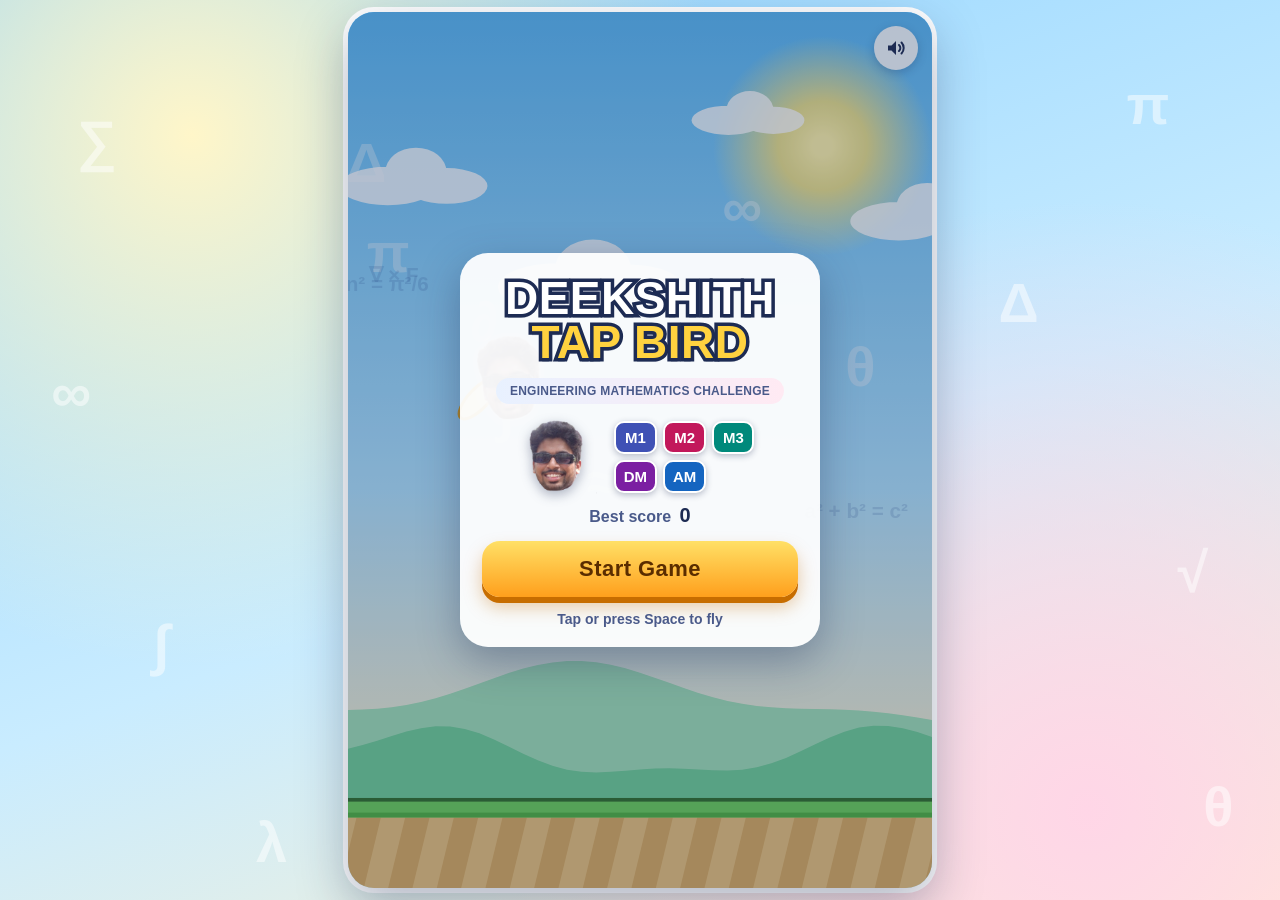
<file: index.html>
<!DOCTYPE html>
<html lang="en">
<head>
<meta charset="UTF-8">
<meta name="viewport" content="width=device-width, initial-scale=1, maximum-scale=1, user-scalable=no, viewport-fit=cover">
<meta name="theme-color" content="#6ec6ff">
<title>Deekshith Tap Bird</title>
<link rel="stylesheet" href="css/style.css">
</head>
<body>
<div class="page-symbols" aria-hidden="true">
  <span style="--x:6%;--y:12%;--d:0s">∑</span><span style="--x:88%;--y:8%;--d:1.2s">π</span>
  <span style="--x:12%;--y:68%;--d:2.1s">∫</span><span style="--x:92%;--y:60%;--d:.6s">√</span>
  <span style="--x:4%;--y:40%;--d:3s">∞</span><span style="--x:94%;--y:86%;--d:1.8s">θ</span>
  <span style="--x:20%;--y:90%;--d:.9s">λ</span><span style="--x:78%;--y:30%;--d:2.6s">Δ</span>
</div>

<main class="shell" id="shell" data-state="ready">
  <div class="stage" id="stage">
    <canvas id="gameCanvas" role="img" aria-label="Deekshith Tap Bird game area"></canvas>

    <!-- In-game heads-up display -->
    <div class="hud" id="hud">
      <div class="best-pill">Best <b id="hudBest">0</b></div>
      <div class="hud-score" id="hudScore" aria-live="polite">0</div>
      <div class="hud-buttons">
        <button type="button" class="icon-btn" id="pauseBtn" aria-label="Pause game" title="Pause (P)">
          <svg viewBox="0 0 24 24" aria-hidden="true"><rect x="6" y="5" width="4" height="14" rx="1.5"/><rect x="14" y="5" width="4" height="14" rx="1.5"/></svg>
        </button>
        <button type="button" class="icon-btn" id="soundBtn" aria-label="Mute sound" aria-pressed="false" title="Sound (M)">
          <svg class="icon-sound-on" viewBox="0 0 24 24" aria-hidden="true"><path d="M4 9.5v5h3.5L12 19V5L7.5 9.5H4z"/><path class="wave" d="M15 9a4 4 0 0 1 0 6M17.5 6.5a8 8 0 0 1 0 11" fill="none" stroke-width="2" stroke-linecap="round"/></svg>
          <svg class="icon-sound-off" viewBox="0 0 24 24" aria-hidden="true"><path d="M4 9.5v5h3.5L12 19V5L7.5 9.5H4z"/><path class="wave" d="M16 9.5l5 5M21 9.5l-5 5" fill="none" stroke-width="2" stroke-linecap="round"/></svg>
        </button>
      </div>
    </div>

    <!-- Start screen -->
    <section class="overlay" id="startScreen" aria-labelledby="startTitle">
      <div class="card">
        <h1 class="logo" id="startTitle"><span>DEEKSHITH</span><span>TAP BIRD</span></h1>
        <p class="subtitle">Engineering Mathematics Challenge</p>
        <div class="preview" aria-hidden="true">
          <div class="preview-bird"><img id="previewFace" src="assets/friend.png" alt="" draggable="false"><span class="preview-fallback">🐦</span></div>
          <div class="preview-chips">
            <span class="chip c-M1">M1</span><span class="chip c-M2">M2</span><span class="chip c-M3">M3</span><span class="chip c-DM">DM</span><span class="chip c-AM">AM</span>
          </div>
        </div>
        <p class="best-line">Best score <b id="startBest">0</b></p>
        <button type="button" class="btn btn-primary" id="startBtn">Start Game</button>
        <p class="hint">Tap or press Space to fly</p>
      </div>
    </section>

    <!-- Pause screen -->
    <section class="overlay is-hidden" id="pauseScreen" aria-labelledby="pauseTitle">
      <div class="card card-small">
        <h2 class="card-title" id="pauseTitle">Paused</h2>
        <p class="card-text">Take a breath. Your score is safe.</p>
        <button type="button" class="btn btn-primary" id="resumeBtn">Resume</button>
        <button type="button" class="btn btn-secondary" id="pauseRestartBtn">Restart</button>
      </div>
    </section>

    <!-- Game-over screen -->
    <section class="overlay is-hidden" id="overScreen" aria-labelledby="overTitle">
      <div class="card">
        <h2 class="card-title over-title" id="overTitle">GAME OVER</h2>
        <p class="card-text" id="overMessage">One more attempt?</p>
        <div class="score-row">
          <div class="score-box"><span>Score</span><b id="overScore">0</b></div>
          <div class="score-box score-box-best"><span>Best</span><b id="overBest">0</b></div>
        </div>
        <p class="new-best is-hidden" id="newBest">★ New best score! ★</p>
        <button type="button" class="btn btn-primary" id="restartBtn">Restart</button>
      </div>
    </section>

    <div class="flash" id="flash" aria-hidden="true"></div>
  </div>

  <!-- Shown only if the game cannot start -->
  <div class="fatal is-hidden" id="fatal" role="alert">
    <div class="card card-small">
      <h2 class="card-title">Oops!</h2>
      <p class="card-text">The game couldn't start in this browser. Please reload the page or try a newer browser.</p>
      <button type="button" class="btn btn-primary" onclick="location.reload()">Reload</button>
    </div>
  </div>
</main>

<noscript><div class="fatal"><div class="card card-small"><h2 class="card-title">JavaScript needed</h2><p class="card-text">Please enable JavaScript to play Deekshith Tap Bird.</p></div></div></noscript>

<script src="js/audio.js"></script>
<script src="js/player.js"></script>
<script src="js/obstacles.js"></script>
<script src="js/ui.js"></script>
<script src="js/game.js"></script>
<script>
  // Safety net: if the game scripts failed to start, show a friendly message instead of a blank page.
  window.addEventListener('load', function () {
    if (!(window.TapBird && window.TapBird.started)) {
      var fatal = document.getElementById('fatal');
      if (fatal) fatal.classList.remove('is-hidden');
    }
  });
</script>
</body>
</html>
</file>
<file: css/style.css>
/* Deekshith Tap Bird — styles */
:root {
  --ink: #1d2b53;
  --ink-soft: #4a5a8a;
  --sky: #6ec6ff;
  --sun: #ffd23f;
  --sun-deep: #ff9f1c;
  --coral: #ff6b6b;
  --card: rgba(255, 255, 255, 0.94);
  --c-M1: #3f51b5;
  --c-M2: #c2185b;
  --c-M3: #00897b;
  --c-DM: #7b1fa2;
  --c-AM: #1565c0;
  --font: "Trebuchet MS", "Segoe UI", "Helvetica Neue", Arial, system-ui, sans-serif;
}

* { box-sizing: border-box; -webkit-tap-highlight-color: transparent; }

html, body {
  margin: 0;
  height: 100%;
  overflow: hidden;
  overscroll-behavior: none;
  font-family: var(--font);
  color: var(--ink);
  -webkit-user-select: none;
  user-select: none;
}

body {
  display: grid;
  place-items: center;
  min-height: 100vh;
  min-height: 100dvh;
  background:
    radial-gradient(circle at 15% 15%, #fff6c9 0, transparent 40%),
    radial-gradient(circle at 85% 90%, #ffd6e7 0, transparent 45%),
    linear-gradient(160deg, #8fd3ff 0%, #c9ecff 55%, #fff1d0 100%);
}

.is-hidden { display: none !important; }

/* Decorative maths symbols on the page background */
.page-symbols { position: fixed; inset: 0; pointer-events: none; overflow: hidden; }
.page-symbols span {
  position: absolute; left: var(--x); top: var(--y);
  font-size: clamp(28px, 5vw, 56px); font-weight: 700; color: #fff; opacity: .5;
  animation: drift 7s ease-in-out var(--d) infinite alternate;
}
@keyframes drift { from { transform: translateY(-8px) rotate(-6deg); } to { transform: translateY(10px) rotate(6deg); } }

/* ---- Game shell: fixed 2:3 playfield scaled to fit the window ---- */
.shell {
  position: relative;
  height: min(calc(100vh - 24px), 150vw);
  height: min(calc(100dvh - 24px), 150vw);
  aspect-ratio: 2 / 3;
  max-width: 100vw;
}
.stage {
  position: absolute; inset: 0;
  overflow: hidden;
  border-radius: 26px;
  background: #8fd3ff;
  box-shadow: 0 18px 50px rgba(29, 43, 83, .35), 0 0 0 5px #fff;
  touch-action: none;
  cursor: pointer;
  outline: none;
}
@media (max-width: 520px) {
  .shell { height: min(100vh, 150vw); height: min(100dvh, 150vw); }
  .stage { border-radius: 0; box-shadow: none; }
}
canvas { position: absolute; inset: 0; width: 100%; height: 100%; display: block; touch-action: none; }

.stage.shake { animation: shake .4s; }
@keyframes shake {
  10%, 90% { transform: translateX(-2px); } 20%, 80% { transform: translateX(4px); }
  30%, 50%, 70% { transform: translateX(-7px); } 40%, 60% { transform: translateX(7px); }
}
.flash { position: absolute; inset: 0; background: #fff; opacity: 0; pointer-events: none; }
.flash.go { animation: flash .35s ease-out; }
@keyframes flash { from { opacity: .8; } to { opacity: 0; } }

/* ---- HUD ---- */
.hud {
  position: absolute; left: 0; right: 0; top: 0;
  padding: 14px 14px 0;
  display: flex; align-items: flex-start; justify-content: space-between;
  pointer-events: none;
  z-index: 3;
  font-size: calc(var(--s, 1) * 16px);
}
.hud > * { pointer-events: auto; }
.best-pill {
  background: rgba(255, 255, 255, .88); border-radius: 999px; padding: 7px 14px;
  font-weight: 700; font-size: 14px; color: var(--ink-soft);
  box-shadow: 0 3px 10px rgba(29, 43, 83, .2);
}
.best-pill b { color: var(--ink); margin-left: 4px; font-size: 16px; }
.hud-score {
  position: absolute; left: 50%; top: 52px; transform: translateX(-50%);
  font-size: 68px; font-weight: 900; color: #fff; line-height: 1;
  -webkit-text-stroke: 6px var(--ink); paint-order: stroke fill;
  text-shadow: 0 5px 0 rgba(29, 43, 83, .35);
  pointer-events: none;
}
.hud-score.pop { animation: pop .35s ease-out; }
@keyframes pop { 0% { transform: translateX(-50%) scale(1); } 40% { transform: translateX(-50%) scale(1.35); } 100% { transform: translateX(-50%) scale(1); } }
.hud-buttons { display: flex; gap: 8px; }
.icon-btn {
  width: 44px; height: 44px; border: 0; border-radius: 50%;
  display: grid; place-items: center; cursor: pointer;
  background: rgba(255, 255, 255, .92); color: var(--ink);
  box-shadow: 0 3px 10px rgba(29, 43, 83, .25);
  transition: transform .12s;
}
.icon-btn:hover { transform: scale(1.08); }
.icon-btn:active { transform: scale(.94); }
.icon-btn svg { width: 24px; height: 24px; fill: currentColor; }
.icon-btn .wave { stroke: currentColor; }
.icon-sound-off { display: none; }
#soundBtn[aria-pressed="true"] .icon-sound-on { display: none; }
#soundBtn[aria-pressed="true"] .icon-sound-off { display: block; color: var(--coral); }

/* HUD visibility per state */
.shell[data-state="ready"] .hud-score,
.shell[data-state="ready"] #pauseBtn,
.shell[data-state="ready"] .best-pill,
.shell[data-state="over"] .hud-score,
.shell[data-state="over"] #pauseBtn,
.shell[data-state="over"] .best-pill { display: none; }
.shell[data-state="ready"] .hud,
.shell[data-state="over"] .hud { justify-content: flex-end; }
.shell[data-state="paused"] .hud { visibility: hidden; }

/* ---- Overlays and cards ---- */
.overlay {
  position: absolute; inset: 0; z-index: 5;
  display: flex; align-items: center; justify-content: center;
  padding: 18px;
  background: rgba(29, 43, 83, .28);
  animation: fade .25s ease-out;
  cursor: default;
}
@keyframes fade { from { opacity: 0; } to { opacity: 1; } }
.card {
  width: min(100%, 360px);
  background: var(--card);
  border-radius: 28px;
  padding: 24px 22px 20px;
  text-align: center;
  box-shadow: 0 14px 40px rgba(29, 43, 83, .35);
  animation: rise .35s cubic-bezier(.2, 1.3, .4, 1);
}
.card-small { width: min(100%, 300px); }
@keyframes rise { from { transform: translateY(24px) scale(.94); opacity: 0; } to { transform: none; opacity: 1; } }

.logo { margin: 0; line-height: .95; display: flex; flex-direction: column; font-weight: 900; letter-spacing: .02em; }
.logo span {
  font-size: clamp(34px, 11vw, 46px); color: #fff;
  -webkit-text-stroke: 7px var(--ink); paint-order: stroke fill;
  text-shadow: 0 4px 0 rgba(29, 43, 83, .3);
}
.logo span:last-child { color: var(--sun); }
.subtitle {
  display: inline-block; margin: 14px 0 6px; padding: 6px 14px; border-radius: 999px;
  background: linear-gradient(90deg, #e8f1ff, #ffeaf3); color: var(--ink-soft);
  font-size: 12px; font-weight: 800; letter-spacing: .02em; text-transform: uppercase; white-space: nowrap;
}

.preview { display: flex; align-items: center; justify-content: center; gap: 14px; margin: 10px 0 4px; }
.preview-bird { position: relative; width: 74px; height: 74px; animation: bob 1.4s ease-in-out infinite alternate; }
.preview-bird img { width: 100%; height: 100%; object-fit: contain; filter: drop-shadow(0 4px 6px rgba(29, 43, 83, .35)); }
.preview-fallback { display: none; font-size: 56px; line-height: 74px; }
.preview-bird.no-img img { display: none; }
.preview-bird.no-img .preview-fallback { display: block; }
@keyframes bob { from { transform: translateY(-5px) rotate(-5deg); } to { transform: translateY(5px) rotate(5deg); } }
.preview-chips { display: grid; grid-template-columns: repeat(3, auto); gap: 6px; }
.chip {
  min-width: 42px; padding: 6px 8px; border-radius: 10px; color: #fff; font-weight: 900; font-size: 15px;
  border: 2px solid #fff; box-shadow: 0 2px 6px rgba(29, 43, 83, .3);
}
.c-M1 { background: var(--c-M1); } .c-M2 { background: var(--c-M2); } .c-M3 { background: var(--c-M3); }
.c-DM { background: var(--c-DM); } .c-AM { background: var(--c-AM); }

.best-line { margin: 10px 0 14px; font-weight: 700; color: var(--ink-soft); }
.best-line b { color: var(--ink); font-size: 20px; margin-left: 4px; }

.btn {
  display: block; width: 100%; border: 0; border-radius: 18px; cursor: pointer;
  font-family: inherit; font-weight: 900; letter-spacing: .02em;
  transition: transform .12s, box-shadow .12s;
}
.btn-primary {
  padding: 15px 18px; font-size: 22px; color: #5a2d00;
  background: linear-gradient(180deg, #ffe066, var(--sun-deep));
  box-shadow: 0 6px 0 #c76d00, 0 10px 18px rgba(199, 109, 0, .35);
}
.btn-primary:hover { transform: translateY(-2px); }
.btn-primary:active { transform: translateY(4px); box-shadow: 0 2px 0 #c76d00; }
.btn-secondary {
  margin-top: 14px; padding: 11px 18px; font-size: 16px; color: var(--ink);
  background: #e6edff; box-shadow: 0 4px 0 #b9c7ee;
}
.btn-secondary:active { transform: translateY(3px); box-shadow: 0 1px 0 #b9c7ee; }
.btn:focus-visible, .icon-btn:focus-visible { outline: 4px solid #fff; outline-offset: 2px; box-shadow: 0 0 0 7px var(--ink); }

.hint { margin: 14px 0 0; font-size: 14px; font-weight: 700; color: var(--ink-soft); }

.card-title { margin: 0 0 6px; font-size: 32px; font-weight: 900; color: var(--ink); }
.over-title { color: var(--coral); font-size: 38px; letter-spacing: .03em; }
.card-text { margin: 0 0 16px; font-size: 16px; font-weight: 700; color: var(--ink-soft); }
.score-row { display: flex; gap: 12px; margin-bottom: 14px; }
.score-box { flex: 1; padding: 10px 6px; border-radius: 18px; background: #eef3ff; display: flex; flex-direction: column; gap: 2px; }
.score-box span { font-size: 12px; font-weight: 800; text-transform: uppercase; letter-spacing: .08em; color: var(--ink-soft); }
.score-box b { font-size: 40px; line-height: 1.05; color: var(--ink); }
.score-box-best { background: #fff3d1; }
.new-best { margin: 0 0 14px; font-weight: 900; color: var(--sun-deep); animation: pop2 .8s ease-in-out infinite alternate; }
@keyframes pop2 { from { transform: scale(1); } to { transform: scale(1.08); } }

/* Fallback screen */
.fatal {
  position: absolute; inset: 0; z-index: 10; display: flex; align-items: center; justify-content: center;
  padding: 18px; background: rgba(110, 198, 255, .95); border-radius: 26px;
}
noscript .fatal { position: fixed; border-radius: 0; }

@media (max-height: 560px) {
  .card { padding: 14px 16px; }
  .logo span { font-size: 28px; }
  .preview-bird { width: 50px; height: 50px; }
  .btn-primary { padding: 10px; font-size: 18px; }
}
@media (prefers-reduced-motion: reduce) {
  .page-symbols span, .preview-bird, .new-best { animation: none; }
}
</file>
